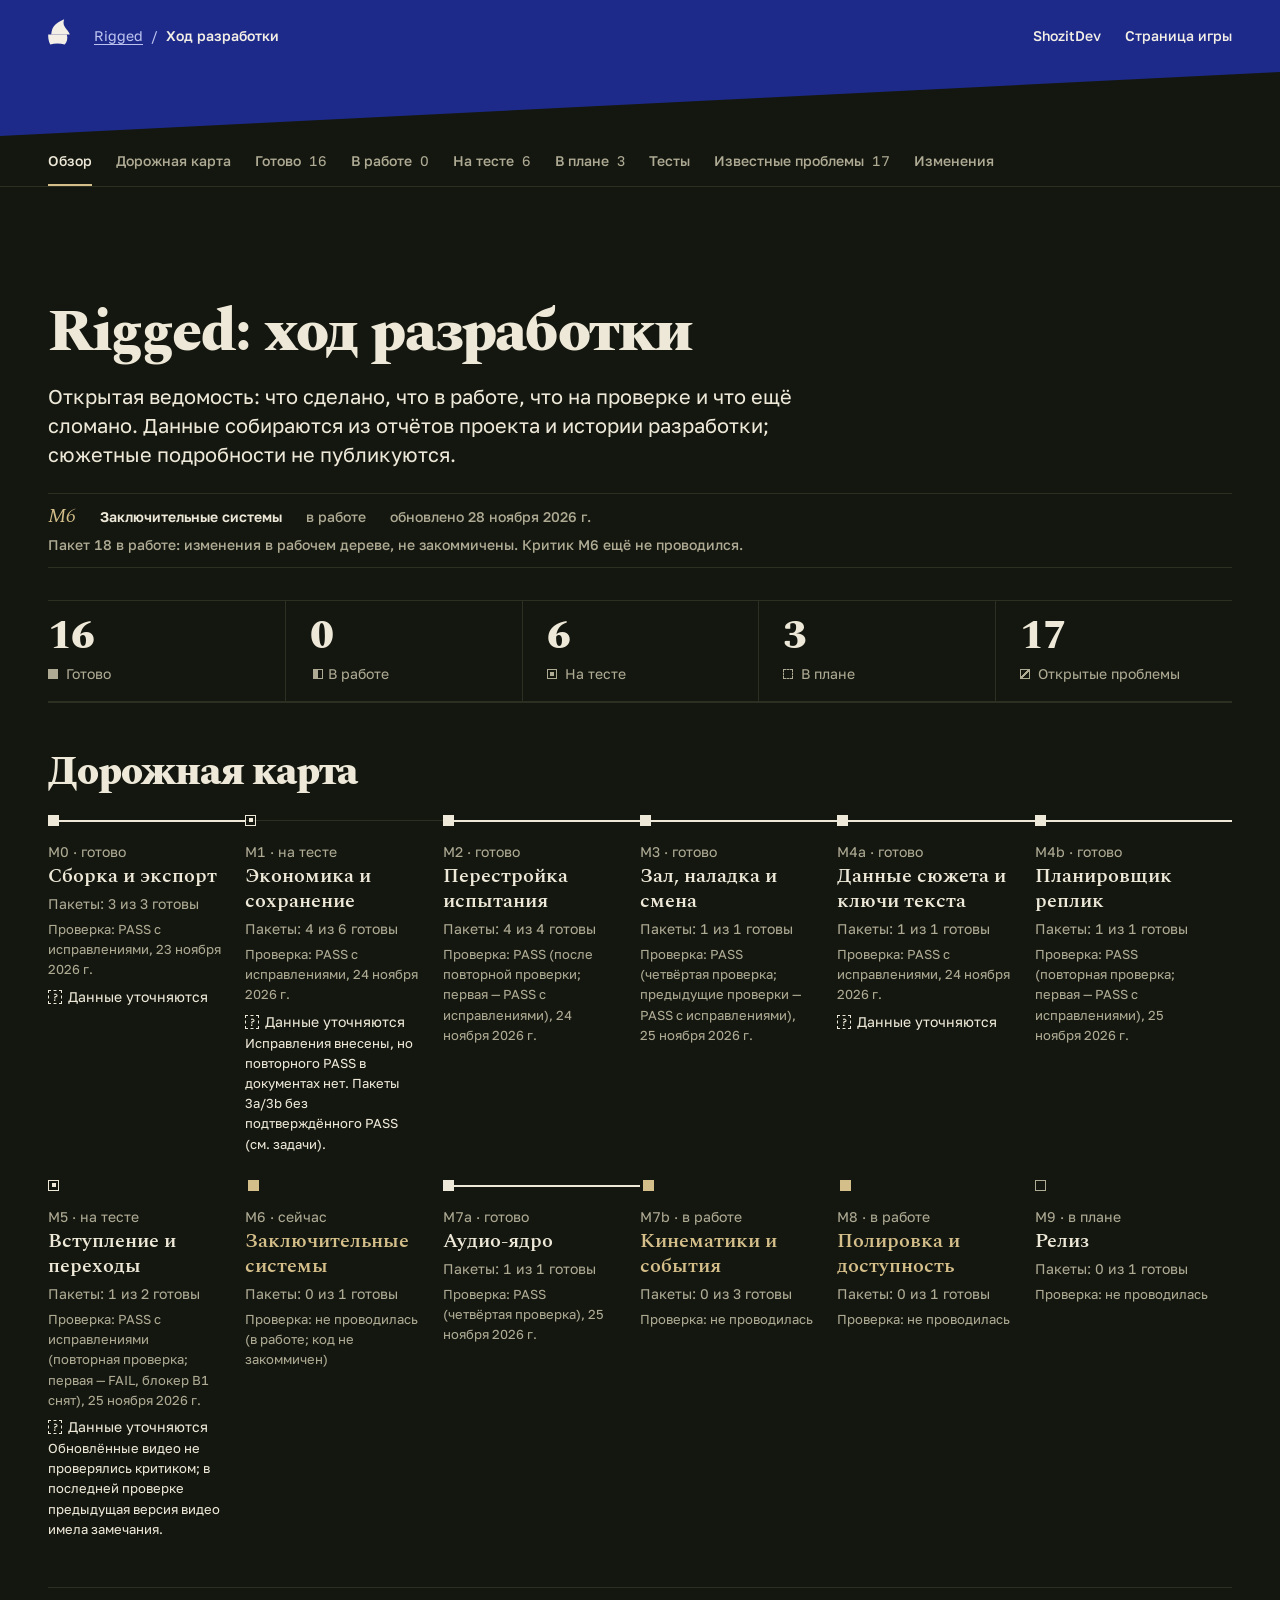
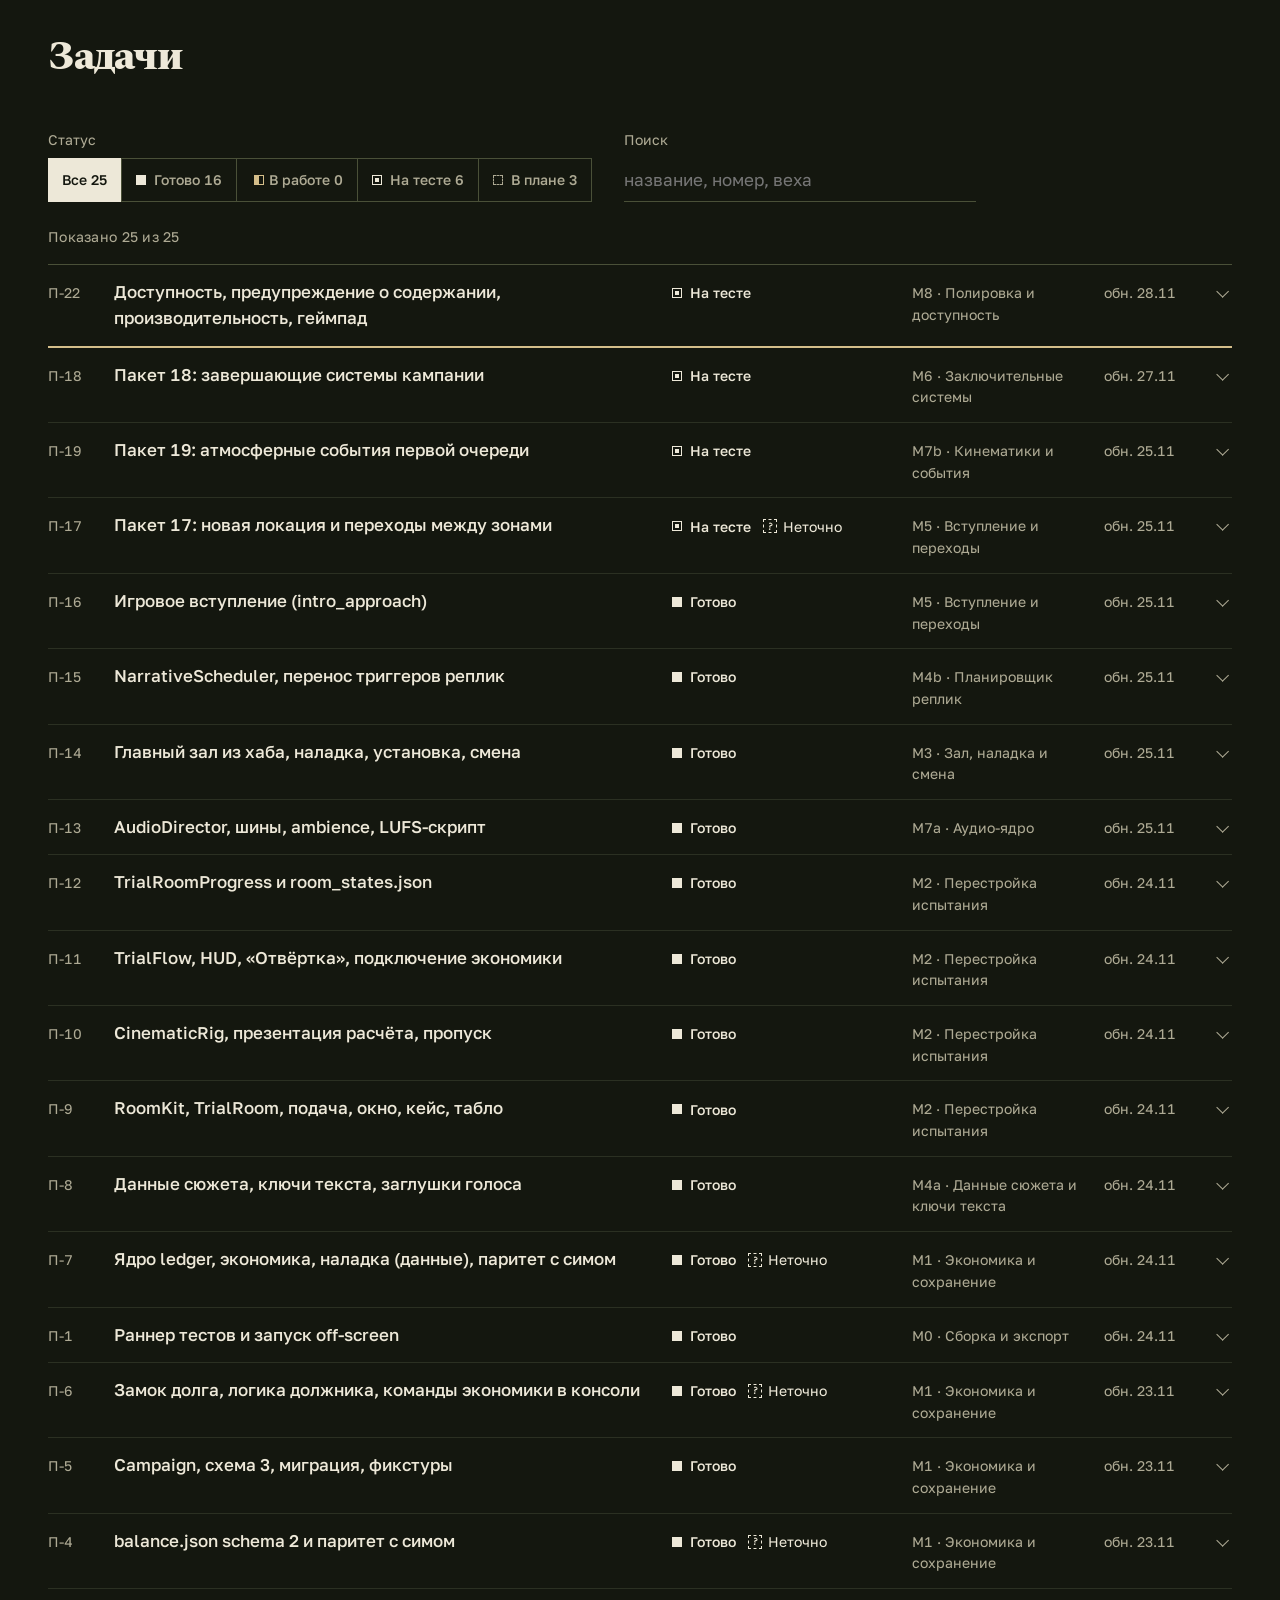
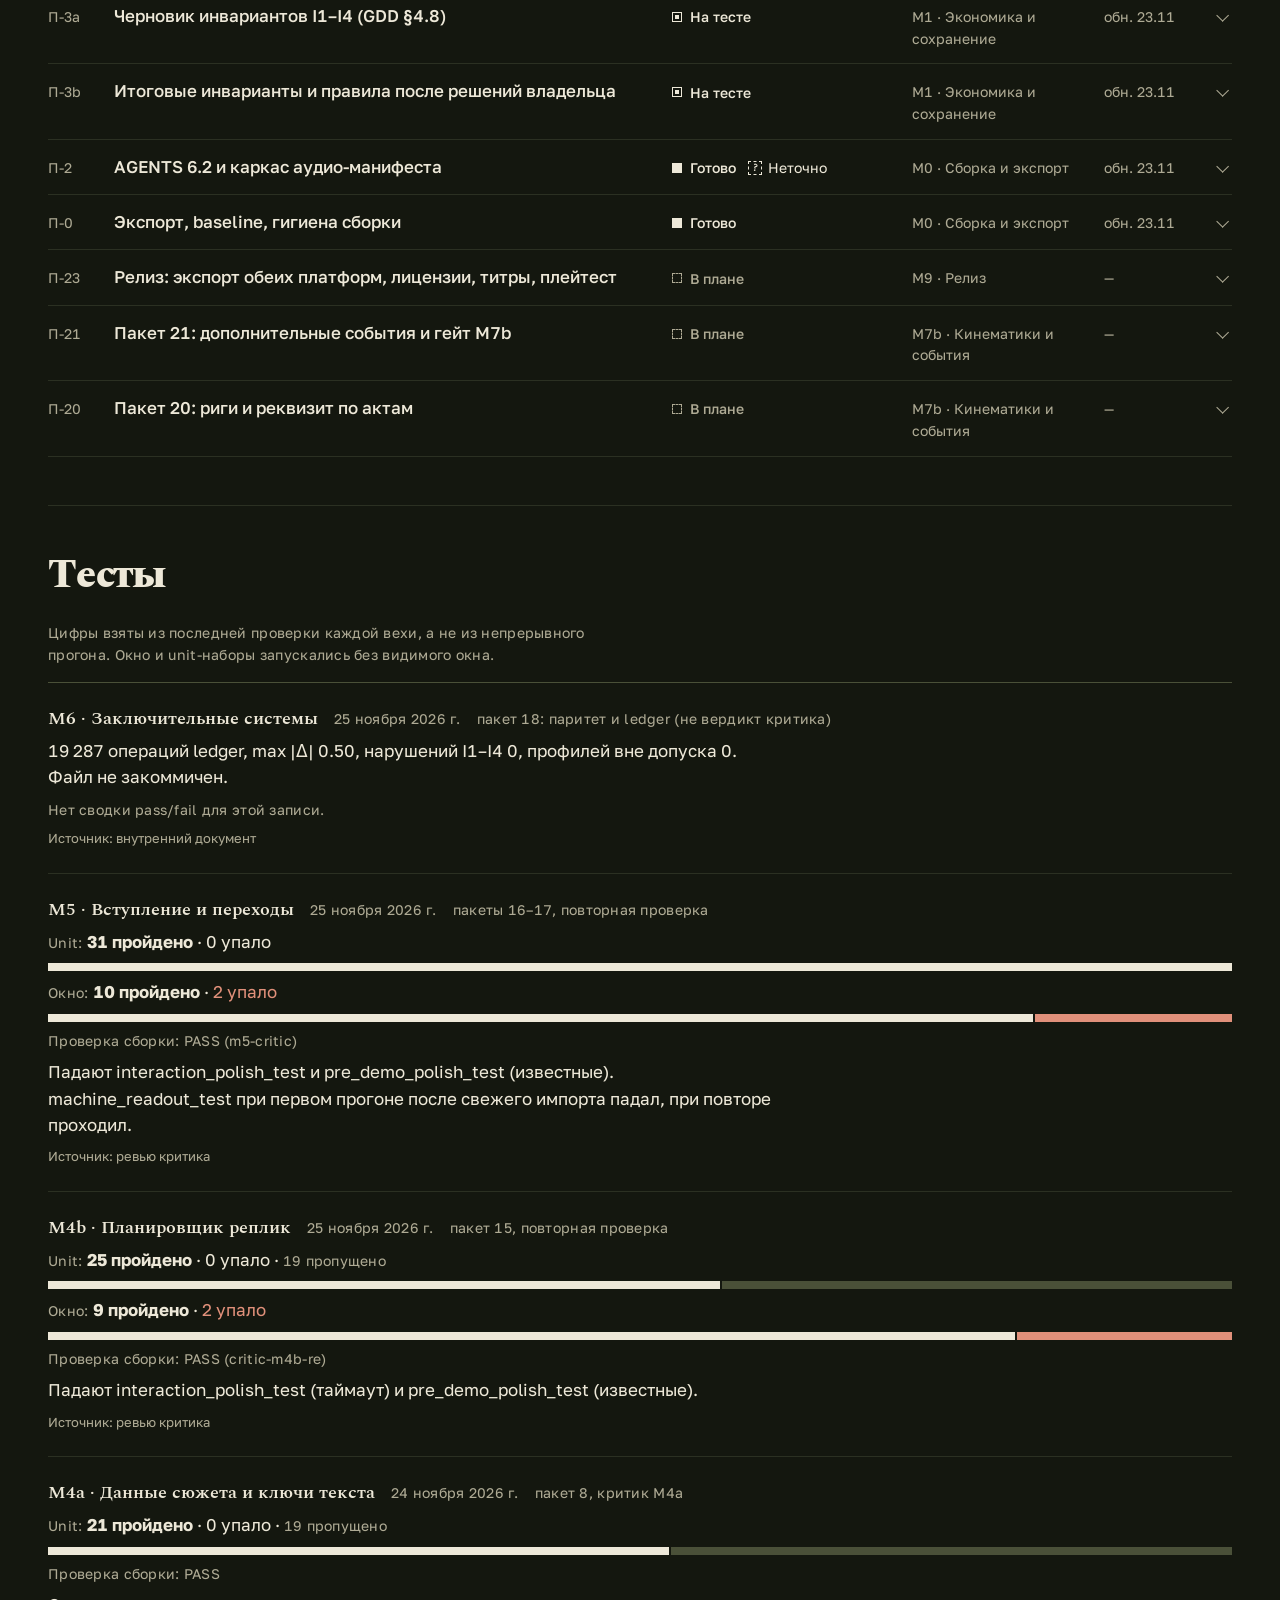
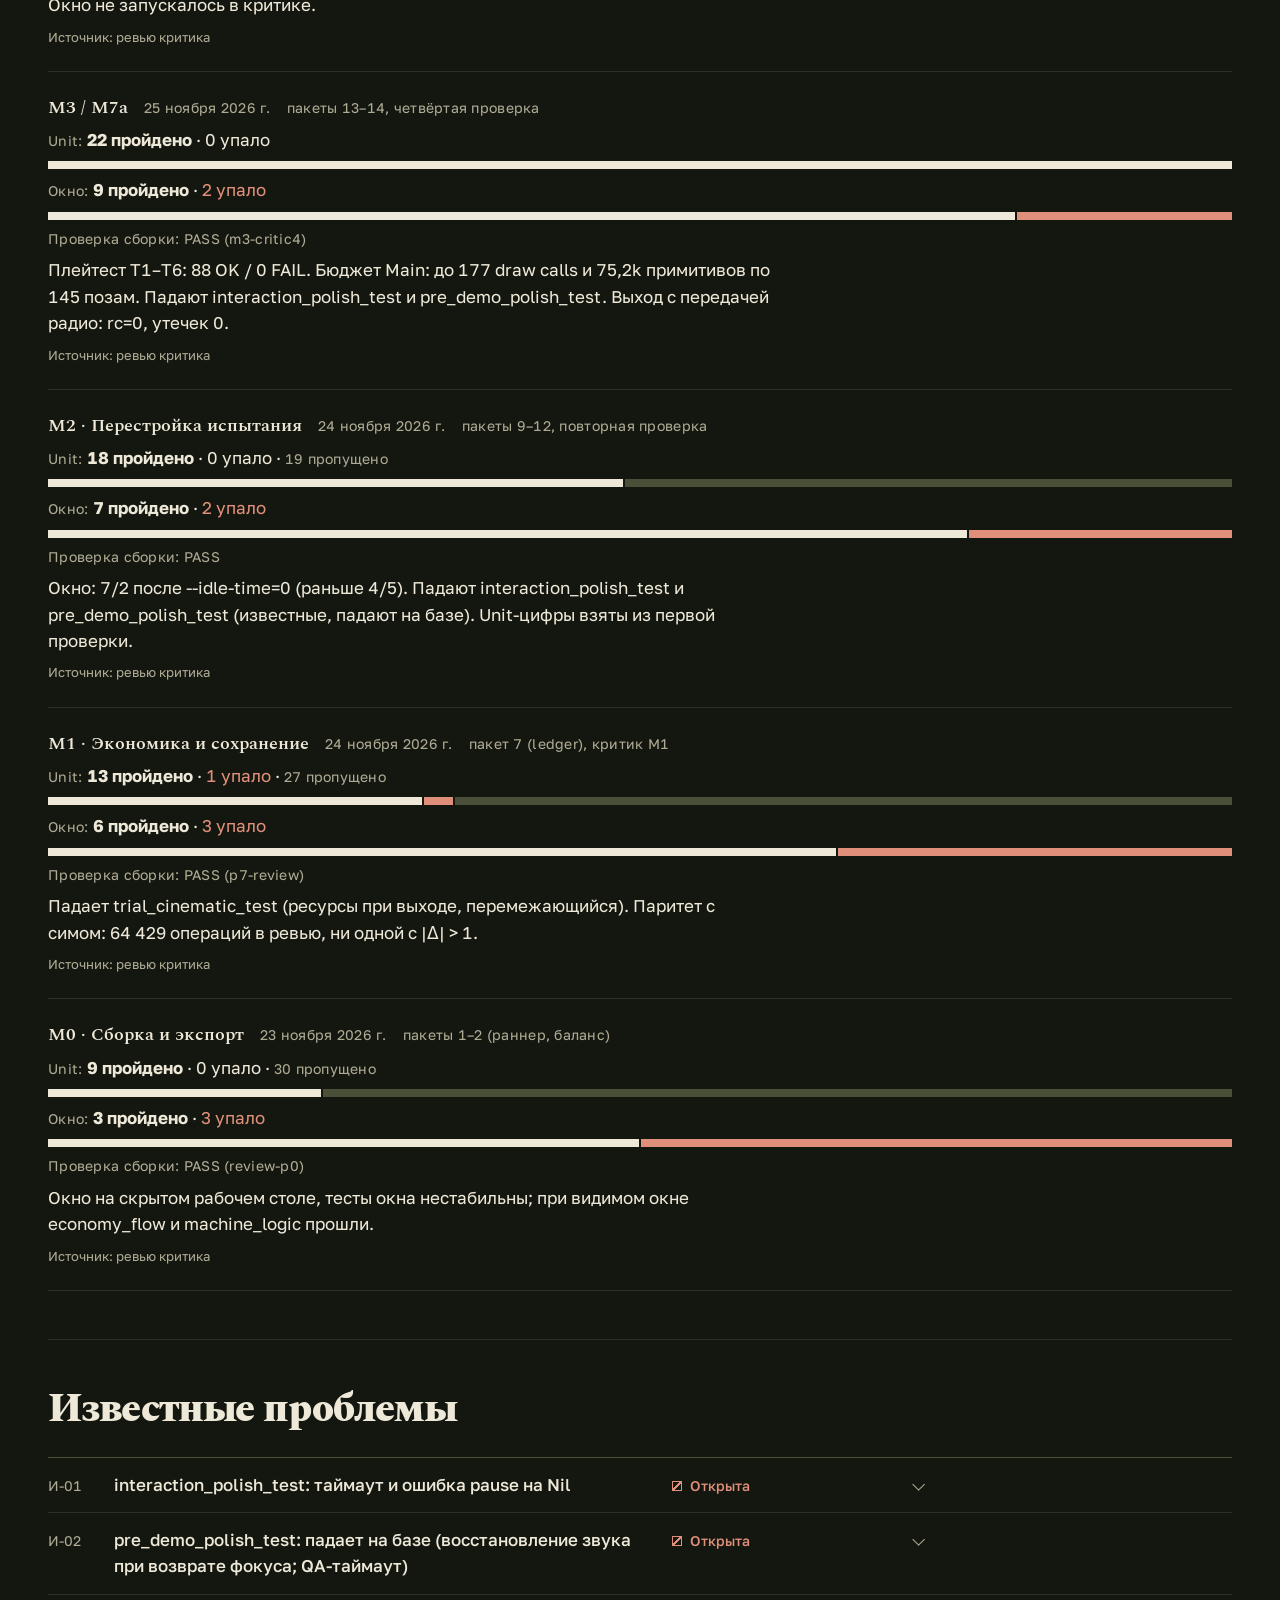
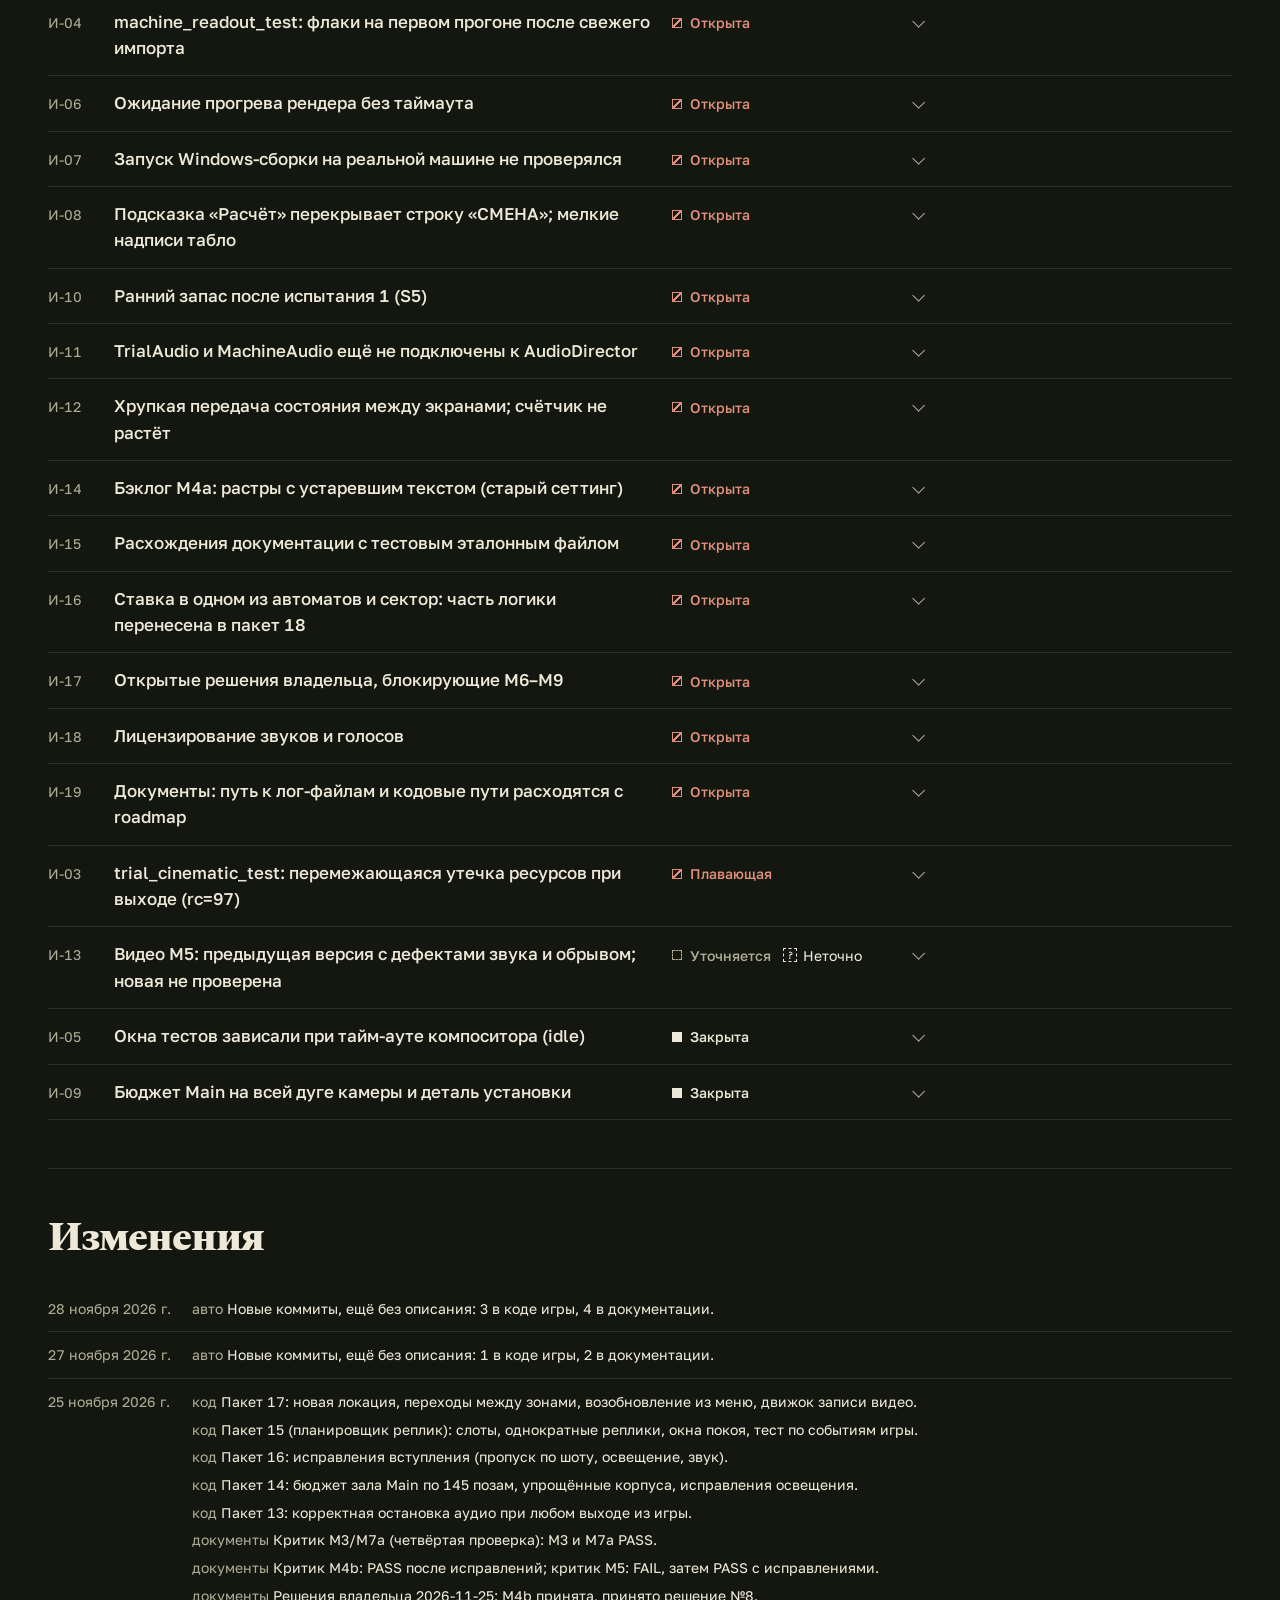
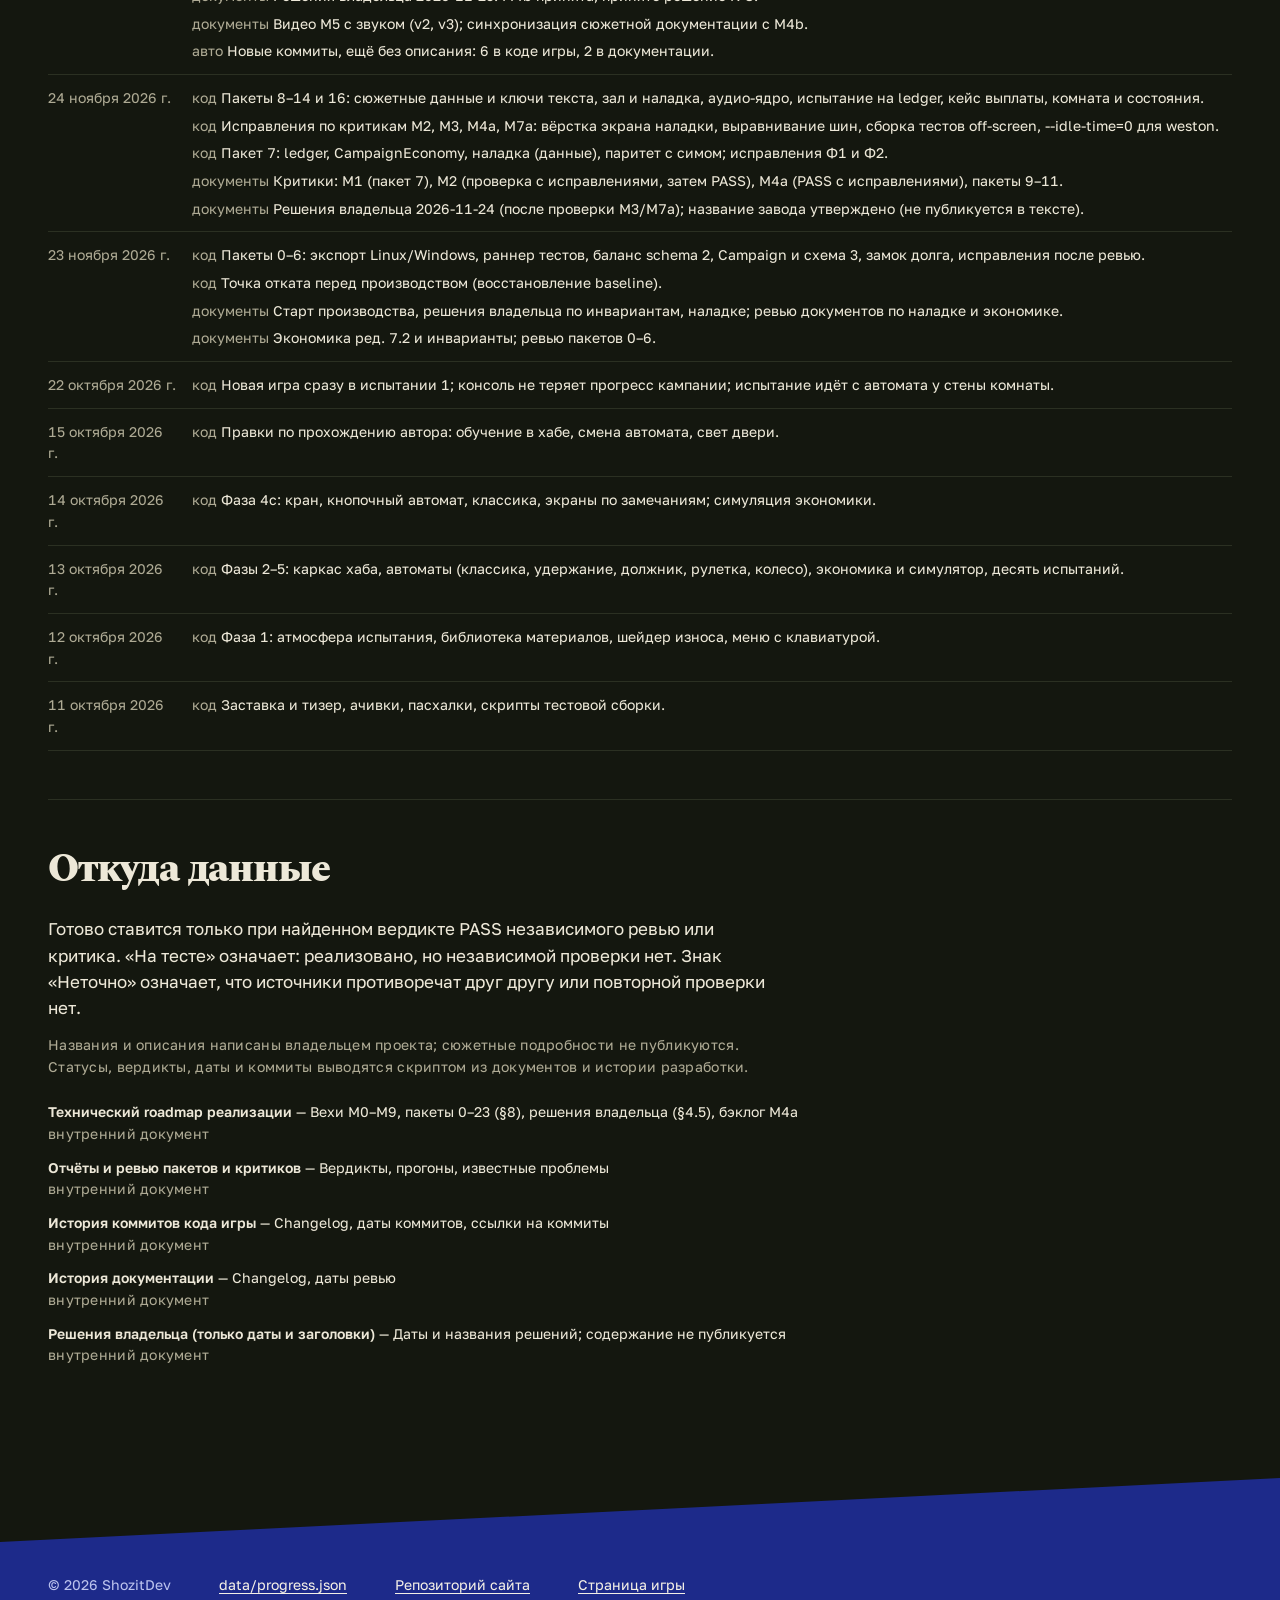
<file: index.html>
<!doctype html>
<html lang="ru">
<head>
<meta charset="utf-8">
<meta name="viewport" content="width=device-width,initial-scale=1">
<title>Rigged: ход разработки</title>
<meta name="description" content="Открытая ведомость разработки игры RIGGED: вехи, задачи, тесты, известные проблемы и журнал изменений. Без сюжетных спойлеров.">
<meta name="color-scheme" content="dark">
<meta name="theme-color" content="#1D2A8A">
<link rel="icon" href="assets/favicon.svg" type="image/svg+xml">
<link rel="preload" href="assets/fonts/golos-text-variable-cyrillic.woff2" as="font" type="font/woff2" crossorigin>
<link rel="stylesheet" href="assets/css/fonts.css">
<link rel="stylesheet" href="assets/css/tokens.css">
<link rel="stylesheet" href="assets/css/site.css">
</head>
<body data-field="rigged">
<a class="skip" href="#main">К содержанию</a>
<header class="site-header"><div class="wrap bar">
<a href="https://shozit.ru/" aria-label="ShozitDev" style="color:inherit"><svg class="mark" viewBox="160 90 870 1012" aria-hidden="true"><path d="M1023 695.2C1009.1 654.8 988.4 614.6 960 575.2C942.3 551.2 924.2 528.4 906.5 506.2C813.7 389.8 732.8 288.4 800 95.2C580 185.2 390 315.2 325 495.2C304.3 553.7 292 622.8 288.5 695.2H1023Z"/><path d="M250 1095.2C430 1040.2 630 1040.2 820 1095.2C913.7 985.8 952.6 839.8 903 695.2H168.5C161.9 833.4 187.6 983.7 250 1095.2Z"/></svg></a>
<div class="crumb"><a href="https://shozit.ru/rigged/">Rigged</a><span aria-hidden="true">/</span><b>Ход разработки</b></div>
<nav class="nav" aria-label="Студия"><a href="https://shozit.ru/">ShozitDev</a><a href="https://shozit.ru/rigged/">Страница игры</a></nav>
</div></header>
<div style="height:var(--cut-h)"></div>
<nav class="sub" aria-label="Разделы прогресса"><div class="wrap"><ol id="subnav">
<li><a href="#overview" data-sec="overview">Обзор</a></li>
<li><a href="#roadmap" data-sec="roadmap">Дорожная карта</a></li>
<li><a href="#tasks?status=done" data-sec="tasks" data-status="done">Готово<span class="n"></span></a></li>
<li><a href="#tasks?status=progress" data-sec="tasks" data-status="progress">В работе<span class="n"></span></a></li>
<li><a href="#tasks?status=testing" data-sec="tasks" data-status="testing">На тесте<span class="n"></span></a></li>
<li><a href="#tasks?status=planned" data-sec="tasks" data-status="planned">В плане<span class="n"></span></a></li>
<li><a href="#tests" data-sec="tests">Тесты</a></li>
<li><a href="#issues" data-sec="issues">Известные проблемы<span class="n"></span></a></li>
<li><a href="#changelog" data-sec="changelog">Изменения</a></li>
</ol></div></nav>
<main id="main">
<section id="overview" aria-labelledby="h-top"><div class="wrap hero">
<h1 id="h-top">Rigged: ход разработки</h1>
<p class="lead">Открытая ведомость: что сделано, что в работе, что на проверке и что ещё сломано. Данные собираются из отчётов проекта и истории разработки; сюжетные подробности не публикуются.</p>
<p class="status" id="status-line" aria-live="polite"><span>Загрузка данных…</span></p>
<noscript><!--NOSCRIPT_FALLBACK--></noscript>
</div>
<div class="wrap" id="tally-wrap"></div></section>
<section class="blk wrap" id="roadmap" aria-labelledby="h-road"><div class="blk-h"><h2 id="h-road">Дорожная карта</h2></div><ol class="road" id="road" aria-label="Вехи"></ol></section>
<section class="blk wrap" id="tasks" aria-labelledby="h-tasks">
<div class="blk-h"><h2 id="h-tasks">Задачи</h2></div>
<form class="filters" id="filters" role="search" onsubmit="return false">
<fieldset class="seg" id="seg"><legend>Статус</legend></fieldset>
<label class="search">Поиск<input type="search" id="q" placeholder="название, номер, веха" autocomplete="off"></label>
</form>
<p class="meta" role="status" id="count">&nbsp;</p>
<ol class="ledger" id="list" style="margin-top:var(--s-3)"></ol>
</section>
<section class="blk wrap" id="tests" aria-labelledby="h-tests"><div class="blk-h"><h2 id="h-tests">Тесты</h2></div><div id="tests-body"></div></section>
<section class="blk wrap issues" id="issues" aria-labelledby="h-iss"><div class="blk-h"><h2 id="h-iss">Известные проблемы</h2></div><ol class="ledger" id="issue-list"></ol></section>
<section class="blk wrap" id="changelog" aria-labelledby="h-chg"><div class="blk-h"><h2 id="h-chg">Изменения</h2></div><ol class="log" id="log"></ol></section>
<section class="blk wrap" id="sources" aria-labelledby="h-src"><div class="blk-h"><h2 id="h-src">Откуда данные</h2></div>
<div class="rules" id="rules"></div><ul class="sources" id="source-list"></ul></section>
</main>
<footer class="site-footer"><div class="wrap"><span>© 2026 ShozitDev</span><a href="data/progress.json">data/progress.json</a><a href="https://github.com/shoz1t/rigged-progress">Репозиторий сайта</a><a href="https://shozit.ru/rigged/">Страница игры</a></div></footer>
<script src="assets/js/progress.js" defer></script>
</body>
</html>
</file>
<file: assets/css/fonts.css>
/* Spectral and Golos Text, SIL OFL 1.1 (see ../fonts/licenses/). Self-hosted, no external requests. */
@font-face { font-family: "Spectral"; font-style: normal; font-weight: 400; font-display: swap; src: url("../fonts/spectral-400-cyrillic.woff2") format("woff2"); unicode-range: U+0301, U+0400-045F, U+0490-0491, U+04B0-04B1, U+2116; }
@font-face { font-family: "Spectral"; font-style: normal; font-weight: 400; font-display: swap; src: url("../fonts/spectral-400-latin.woff2") format("woff2"); unicode-range: U+0000-00FF, U+0131, U+0152-0153, U+02BB-02BC, U+02C6, U+02DA, U+02DC, U+0304, U+0308, U+0329, U+2000-206F, U+20AC, U+2122, U+2191, U+2193, U+2212, U+2215, U+FEFF, U+FFFD; }
@font-face { font-family: "Spectral"; font-style: italic; font-weight: 400; font-display: swap; src: url("../fonts/spectral-400-italic-cyrillic.woff2") format("woff2"); unicode-range: U+0301, U+0400-045F, U+0490-0491, U+04B0-04B1, U+2116; }
@font-face { font-family: "Spectral"; font-style: italic; font-weight: 400; font-display: swap; src: url("../fonts/spectral-400-italic-latin.woff2") format("woff2"); unicode-range: U+0000-00FF, U+0131, U+0152-0153, U+02BB-02BC, U+02C6, U+02DA, U+02DC, U+0304, U+0308, U+0329, U+2000-206F, U+20AC, U+2122, U+2191, U+2193, U+2212, U+2215, U+FEFF, U+FFFD; }
@font-face { font-family: "Spectral"; font-style: normal; font-weight: 600; font-display: swap; src: url("../fonts/spectral-600-cyrillic.woff2") format("woff2"); unicode-range: U+0301, U+0400-045F, U+0490-0491, U+04B0-04B1, U+2116; }
@font-face { font-family: "Spectral"; font-style: normal; font-weight: 600; font-display: swap; src: url("../fonts/spectral-600-latin.woff2") format("woff2"); unicode-range: U+0000-00FF, U+0131, U+0152-0153, U+02BB-02BC, U+02C6, U+02DA, U+02DC, U+0304, U+0308, U+0329, U+2000-206F, U+20AC, U+2122, U+2191, U+2193, U+2212, U+2215, U+FEFF, U+FFFD; }
@font-face { font-family: "Spectral"; font-style: normal; font-weight: 800; font-display: swap; src: url("../fonts/spectral-800-cyrillic.woff2") format("woff2"); unicode-range: U+0301, U+0400-045F, U+0490-0491, U+04B0-04B1, U+2116; }
@font-face { font-family: "Spectral"; font-style: normal; font-weight: 800; font-display: swap; src: url("../fonts/spectral-800-latin.woff2") format("woff2"); unicode-range: U+0000-00FF, U+0131, U+0152-0153, U+02BB-02BC, U+02C6, U+02DA, U+02DC, U+0304, U+0308, U+0329, U+2000-206F, U+20AC, U+2122, U+2191, U+2193, U+2212, U+2215, U+FEFF, U+FFFD; }
@font-face { font-family: "Golos Text"; font-style: normal; font-weight: 400 900; font-display: swap; src: url("../fonts/golos-text-variable-cyrillic.woff2") format("woff2"); unicode-range: U+0301, U+0400-045F, U+0490-0491, U+04B0-04B1, U+2116; }
@font-face { font-family: "Golos Text"; font-style: normal; font-weight: 400 900; font-display: swap; src: url("../fonts/golos-text-variable-latin.woff2") format("woff2"); unicode-range: U+0000-00FF, U+0131, U+0152-0153, U+02BB-02BC, U+02C6, U+02DA, U+02DC, U+0304, U+0308, U+0329, U+2000-206F, U+20AC, U+2122, U+2191, U+2193, U+2212, U+2215, U+FEFF, U+FFFD; }
</file>
<file: assets/css/tokens.css>
/* RIGGED · ход разработки — дизайн-токены.
   Производные от shozit-site/site/assets/css/tokens.css (v3 Field) без изменений значений бренда.
   Шрифты: те же woff2 + OFL (см. DESIGN.md §9). Радиус 0, без теней, градиентов и свечений. */
:root {
  /* Студийная рамка (шапка, подвал, переходы) — ультрамарин ShozitDev */
  --c-field: #1D2A8A;
  --c-field-text: #F3EFE6;
  --c-field-muted: #BCC3EE;
  --c-field-rule: #3A4AA8;
  --c-paper: #F3EFE6;
  --c-ink: #1D2A8A;
  --c-plate: #0E1020;

  /* Поле игры RIGGED — основная поверхность сайта прогресса */
  --rg-field: #14170F;      /* фон */
  --rg-raise: #1A1E14;      /* раскрытая строка, панель фильтра (сдвиг светлоты ~3%, не карточка) */
  --rg-text: #EDE8D8;       /* 14.78:1 */
  --rg-muted: #AEAA94;      /* 7.74:1 */
  --rg-rule: #2B3022;       /* линейки, только декор */
  --rg-rule-strong: #4A5038;/* линейка текущей вехи / фокус-рамки неактивных */
  --rg-accent: #D4BE8A;     /* латунь: ОДНО значение — «сейчас» (текущая веха, в работе) */
  --rg-on-accent: #14170F;  /* текст на латуни 10.04:1 */
  --rg-issue: #E0907A;      /* только «известная проблема / тест не пройден», 6.0:1 на поле */

  /* Статусы: различаются формой знака и словом, цвет — только 2 значения выше */
  --st-done: var(--rg-text);
  --st-progress: var(--rg-accent);
  --st-testing: var(--rg-text);
  --st-planned: var(--rg-muted);
  --st-issue: var(--rg-issue);

  /* Типографика (как на shozit-site) */
  --font-display: "Spectral", Georgia, "Times New Roman", serif;
  --font-text: "Golos Text", system-ui, -apple-system, "Segoe UI", Roboto, sans-serif;
  --fs-display: clamp(2.75rem, 1.6rem + 5.2vw, 6rem);
  --fs-h1: clamp(2.25rem, 1.6rem + 2.8vw, 3.75rem);
  --fs-h2: clamp(1.75rem, 1.4rem + 1.5vw, 2.5rem);
  --fs-h3: 1.5rem;
  --fs-lead: 1.25rem;
  --fs-body: 1.0625rem;
  --fs-meta: 0.875rem;
  --fs-micro: 0.8125rem;    /* минимум для любого текста, вкл. кириллицу */
  --lh-display: 0.92; --lh-head: 1.12; --lh-body: 1.55;
  --fw-display: 800; --fw-display-strong: 600; --fw-text: 420; --fw-text-strong: 600;
  --tracking-display: -0.03em; --tracking-meta: 0.02em;

  /* Сетка и отступы (база 8px) */
  --s-1: 4px; --s-2: 8px; --s-3: 16px; --s-4: 24px; --s-5: 32px;
  --s-6: 48px; --s-7: 64px; --s-8: 96px;
  --gutter: 16px; --grid-cols: 4; --grid-gap: 16px;
  --measure: 66ch; --container: 1312px;
  --ledger-num: 4.5ch;      /* колонка номера строки */

  /* Линии и форма */
  --rule-w: 1px; --rule-strong-w: 2px;
  --radius: 0; --radius-control: 2px;
  --cut-h: clamp(28px, 5vw, 96px);
  --cut-offset: 3px;        /* :active кнопки и знак «в работе» сдвигаются на 3px вправо */

  /* Движение */
  --ease-cut: cubic-bezier(0.16, 1, 0.3, 1);
  --ease-row: cubic-bezier(0.22, 1, 0.36, 1);
  --dur-cut: 340ms; --dur-rule: 450ms; --dur-row: 420ms; --stagger-row: 60ms;
  --dur-reveal: 240ms;
}
@media (min-width: 600px)  { :root { --gutter: 24px; --grid-cols: 8;  --grid-gap: 24px; } }
@media (min-width: 1024px) { :root { --gutter: 48px; --grid-cols: 12; --grid-gap: 24px; } }
@media (prefers-reduced-motion: reduce) {
  :root { --dur-cut: 0ms; --dur-rule: 0ms; --dur-row: 0ms; --stagger-row: 0ms; --dur-reveal: 0ms; }
}
</file>
<file: assets/css/site.css>
*,*::before,*::after{box-sizing:border-box}
html{-webkit-text-size-adjust:100%}
body{margin:0;background:var(--rg-field);color:var(--rg-text);font:var(--fw-text) var(--fs-body)/var(--lh-body) var(--font-text);font-variant-numeric:tabular-nums}
a{color:inherit;text-underline-offset:.2em;text-decoration-thickness:1px}
h1,h2,h3,p,ol,ul,dl,dd{margin:0}
.wrap{width:min(100% - 2*var(--gutter),var(--container));margin-inline:auto}
.vh{position:absolute;width:1px;height:1px;overflow:hidden;clip:rect(0 0 0 0);white-space:nowrap}
:focus-visible{outline:2px solid var(--rg-accent);outline-offset:3px}
.skip{position:absolute;left:-999px}.skip:focus{left:var(--gutter);top:8px;background:var(--rg-accent);color:var(--rg-on-accent);padding:8px 12px;z-index:9}

/* шапка студии — ультрамарин + разрез в поле игры (как shozit-site game.css) */
.site-header{background:var(--c-field);color:var(--c-field-text);padding-bottom:var(--cut-h);clip-path:polygon(0 0,100% 0,100% calc(100% - var(--cut-h)),0 100%);margin-bottom:calc(var(--cut-h) * -1);position:relative;z-index:1}
.bar{display:flex;align-items:center;gap:var(--s-4);min-height:72px}
.mark{width:22px;height:26px;fill:currentColor;flex:none}
.crumb{font-size:var(--fs-meta);color:var(--c-field-muted);display:flex;gap:8px;align-items:center}
.crumb b{color:var(--c-field-text);font-weight:560}
.nav{margin-left:auto;display:flex;gap:var(--s-4);font-size:var(--fs-meta);font-weight:520}
.nav a{text-decoration:none;padding-block:6px}
.nav a[aria-current]{box-shadow:inset 0 -1px currentColor}
@media(max-width:599px){.nav{display:none}}

/* подсекции сайта прогресса — линейка вкладок, горизонтальный скролл на мобильном */
.sub{position:sticky;top:0;z-index:2;background:var(--rg-field);border-bottom:1px solid var(--rg-rule)}
.sub ol{list-style:none;padding:0;display:flex;gap:var(--s-4);overflow-x:auto;scrollbar-width:none;font-size:var(--fs-meta);font-weight:520}
.sub a{display:block;padding:14px 0 12px;text-decoration:none;color:var(--rg-muted);white-space:nowrap;border-bottom:2px solid transparent}
.sub a[aria-current]{color:var(--rg-text);border-color:var(--rg-accent)}
.sub .n{color:var(--rg-muted);margin-left:4px;font-weight:420}

.hero{padding:calc(var(--cut-h) + var(--s-6)) 0 var(--s-6)}
.no{font:italic 400 1.75rem/1 var(--font-display);color:var(--rg-muted);margin-bottom:12px}
h1{font:var(--fw-display) var(--fs-h1)/var(--lh-head) var(--font-display);letter-spacing:var(--tracking-display)}
h2{font:var(--fw-display) var(--fs-h2)/var(--lh-head) var(--font-display);letter-spacing:var(--tracking-display)}
.lead{font-size:var(--fs-lead);line-height:1.45;max-width:var(--measure);margin-top:var(--s-3)}
.meta{font-size:var(--fs-meta);color:var(--rg-muted);letter-spacing:var(--tracking-meta)}
em.acc{font:italic 400 1.25rem/1 var(--font-display);color:var(--rg-accent)}

/* строка состояния (повтор .g-status с игровой страницы) */
.status{display:flex;flex-wrap:wrap;gap:6px 24px;align-items:baseline;margin-top:var(--s-4);padding-block:12px;border-block:1px solid var(--rg-rule);font-size:var(--fs-meta);font-weight:500}
.status span{color:var(--rg-muted)} .status b{font-weight:600;color:var(--rg-text)}

section.blk{padding-block:var(--s-6);border-top:1px solid var(--rg-rule)}
.blk-h{display:flex;align-items:baseline;justify-content:space-between;gap:var(--s-3);margin-bottom:var(--s-4)}
.blk-h a{font-size:var(--fs-meta);font-weight:520}

/* ===== дорожная карта: одна линейка, вехи — засечки, без карточек ===== */
.road{list-style:none;padding:0;position:relative;display:grid;gap:0}
.road li{position:relative;padding:0 0 var(--s-4) 28px}
.road li::before{content:"";position:absolute;left:5px;top:0;bottom:0;width:1px;background:var(--rg-rule)}
.road li.done::before{background:var(--rg-text)}
.road li.now::before{background:linear-gradient(var(--rg-accent) 0 50%,var(--rg-rule) 50%)}
.road .tick{position:absolute;left:0;top:6px;width:11px;height:11px;border:1px solid var(--rg-muted);background:var(--rg-field)}
.road .done .tick{background:var(--rg-text);border-color:var(--rg-text)}
.road .now .tick{background:var(--rg-accent);border-color:var(--rg-accent);transform:translateX(3px)}
.road .m-id{font-size:var(--fs-meta);color:var(--rg-muted)}
.road .m-t{font:600 1.25rem/1.25 var(--font-display);margin-top:2px}
.road .now .m-t{color:var(--rg-accent)}
.road .m-p{font-size:var(--fs-meta);color:var(--rg-muted);margin-top:4px}
@media(min-width:900px){
  .road{grid-template-columns:repeat(5,1fr);border-top:1px solid var(--rg-rule)}
  .road li{padding:20px var(--s-4) 0 0}
  .road li::before{left:0;right:0;top:-1px;bottom:auto;width:auto;height:2px;background:transparent}
  .road li.done::before{background:var(--rg-text)}
  .road li.now::before{background:linear-gradient(90deg,var(--rg-accent) 0 var(--p,50%),transparent var(--p,50%))}
  .road .tick{left:0;top:-6px;transform:none}
  .road .now .tick{transform:translateX(3px)}
}

/* ===== счёт: ведомость чисел, не плитки ===== */
.tally{display:grid;grid-template-columns:repeat(2,1fr);border-top:1px solid var(--rg-rule)}
.tally a{display:block;text-decoration:none;padding:var(--s-3) var(--s-3) var(--s-3) 0;border-bottom:1px solid var(--rg-rule)}
.tally .v{font:800 2.5rem/1 var(--font-display);letter-spacing:var(--tracking-display);display:block}
.tally .k{font-size:var(--fs-meta);color:var(--rg-muted);display:flex;gap:8px;align-items:center;margin-top:6px}
@media(min-width:900px){.tally{grid-template-columns:repeat(5,1fr)}.tally a+a{padding-left:var(--s-4);border-left:1px solid var(--rg-rule)}}

/* ===== знаки статуса: форма + слово ===== */
.st{display:inline-flex;align-items:center;gap:8px;font-size:var(--fs-meta);font-weight:520;white-space:nowrap}
.g{width:10px;height:10px;flex:none;border:1px solid currentColor;display:inline-block}
.st-done{color:var(--st-done)} .st-done .g{background:currentColor}
.st-progress{color:var(--st-progress)} .st-progress .g{background:linear-gradient(90deg,currentColor 50%,transparent 50%);transform:translateX(3px)}
.st-testing{color:var(--st-testing)} .st-testing .g{background:linear-gradient(currentColor,currentColor) center/4px 4px no-repeat}
.st-planned{color:var(--st-planned)} .st-planned .g{border-style:dashed}
.st-issue{color:var(--st-issue)} .st-issue .g{border:0;background:linear-gradient(135deg,transparent 42%,currentColor 42% 58%,transparent 58%);outline:1px solid currentColor;outline-offset:-1px}

/* ===== ведомость (ledger) задач ===== */
.ledger{list-style:none;padding:0;border-top:1px solid var(--rg-rule-strong)}
.row{border-bottom:1px solid var(--rg-rule)}
.row>details>summary{list-style:none;cursor:pointer;display:grid;grid-template-columns:var(--ledger-num) 1fr auto;gap:4px var(--s-3);padding:14px 0;align-items:baseline}
.row>details>summary::-webkit-details-marker{display:none}
.row .id{font-size:var(--fs-meta);color:var(--rg-muted)}
.row .t{font-weight:520}
.row .side{grid-column:2/-1;display:flex;flex-wrap:wrap;gap:4px 16px;align-items:center;font-size:var(--fs-meta);color:var(--rg-muted)}
.row .chev{width:9px;height:9px;border-right:1.5px solid var(--rg-muted);border-bottom:1.5px solid var(--rg-muted);transform:rotate(45deg) translateY(-3px);transition:transform var(--dur-cut) var(--ease-cut)}
.row details[open] .chev{transform:rotate(225deg)}
.row details[open]{background:var(--rg-raise);box-shadow:-9999px 0 0 var(--rg-raise),9999px 0 0 var(--rg-raise);clip-path:inset(0 -100vmax)}
.row .body{padding:0 0 var(--s-4) var(--ledger-num);margin-left:var(--s-3);display:grid;gap:var(--s-3);max-width:calc(var(--measure) + 8ch)}
.row dl{display:grid;grid-template-columns:max-content 1fr;gap:4px 16px;font-size:var(--fs-meta)} .row dt{color:var(--rg-muted)}
.row.latest{border-bottom:2px solid var(--rg-accent)}
@media(min-width:900px){
  .row>details>summary{grid-template-columns:var(--ledger-num) minmax(0,1fr) 11rem 7rem 6rem 16px}
  .row .side{display:contents}
}

/* ===== спойлер: размытое поле + явное раскрытие ===== */
.spoil{border-left:2px solid var(--rg-accent);padding-left:var(--s-3)}
.spoil .lbl{font-size:var(--fs-meta);color:var(--rg-muted);display:flex;gap:12px;align-items:center;flex-wrap:wrap}
.spoil .veil{margin-top:6px;filter:blur(6px);user-select:none;color:var(--rg-muted)}
.spoil button{font:600 var(--fs-meta) var(--font-text);color:var(--rg-text);background:none;border:1px solid var(--rg-rule-strong);border-radius:var(--radius-control);padding:6px 12px;cursor:pointer}
.spoil button:active{transform:translateX(3px)}

/* ===== фильтр ===== */
.filters{display:flex;flex-wrap:wrap;gap:var(--s-3) var(--s-5);align-items:end;padding-block:var(--s-4);}
.seg{border:0;padding:0;margin:0;display:flex;gap:0;overflow-x:auto;max-width:100%}
.seg legend{font-size:var(--fs-meta);color:var(--rg-muted);margin-bottom:8px;padding:0}
.seg label{display:flex;align-items:center;gap:8px;padding:8px 14px;border:1px solid var(--rg-rule-strong);margin-left:-1px;font-size:var(--fs-meta);font-weight:520;cursor:pointer;white-space:nowrap;color:var(--rg-muted)}
.seg input{position:absolute;opacity:0}
.seg input:checked+label{background:var(--rg-text);color:var(--rg-field);border-color:var(--rg-text)}
.seg input:focus-visible+label{outline:2px solid var(--rg-accent);outline-offset:2px}
.search{display:grid;gap:8px;font-size:var(--fs-meta);color:var(--rg-muted)}
.search input{font:inherit;font-size:var(--fs-body);color:var(--rg-text);background:transparent;border:0;border-bottom:1px solid var(--rg-rule-strong);padding:6px 0;width:min(22rem,80vw);border-radius:0}
.toggle{display:flex;align-items:center;gap:8px;font-size:var(--fs-meta)}
.toggle input{accent-color:var(--rg-accent);width:16px;height:16px}

/* тесты */
.tests{display:grid;gap:var(--s-4)}
.bar-t{height:8px;display:flex;gap:2px;margin-top:8px}
.bar-t i{display:block;background:var(--rg-text)} .bar-t i.f{background:var(--rg-issue)} .bar-t i.s{background:var(--rg-rule-strong)}
@media(min-width:900px){.two{display:grid;grid-template-columns:5fr 7fr;gap:var(--s-6)}}

.log{list-style:none;padding:0}
.log li{display:grid;grid-template-columns:7rem 1fr;gap:var(--s-3);padding:12px 0;border-bottom:1px solid var(--rg-rule);font-size:var(--fs-meta)}
.log b{font-weight:600}.log time{color:var(--rg-muted)}

.site-footer{background:var(--c-field);color:var(--c-field-text);margin-top:var(--s-7);padding:calc(var(--cut-h) + var(--s-5)) 0 var(--s-5);clip-path:polygon(0 var(--cut-h),100% 0,100% 100%,0 100%);font-size:var(--fs-meta)}
.site-footer .wrap{display:flex;flex-wrap:wrap;gap:var(--s-3) var(--s-6);color:var(--c-field-muted)}
@media(max-width:899px){.row .chev{grid-column:3;grid-row:1}}

/* ===== additions for the live page ===== */
html{scroll-behavior:smooth;scroll-padding-top:64px}
.sub a{min-height:44px;display:flex;align-items:center;gap:4px}
.sub{scrollbar-width:none}
.hero{padding-bottom:var(--s-5)}
.crumb a{color:inherit}
.blk-h .meta{margin-left:auto}
@media(min-width:900px){
  .road{grid-template-columns:repeat(6,1fr);row-gap:var(--s-5)}
}
.road .m-g{font-size:var(--fs-micro);color:var(--rg-muted);margin-top:4px;max-width:30ch}
.road .m-note{font-size:var(--fs-micro);margin-top:6px;max-width:30ch;color:var(--rg-text)}
.road li.now .tick{transform:translateX(var(--cut-offset))}
.tally a{min-height:44px}
.tally a:hover .v{text-decoration:underline;text-decoration-thickness:1px;text-underline-offset:.15em}
.tally .st-issue-k{color:var(--rg-issue)}
.unc{display:inline-flex;align-items:center;gap:6px;font-size:var(--fs-meta);color:var(--rg-text)}
.unc::before{content:"?";display:inline-grid;place-items:center;width:14px;height:14px;border:1px dashed currentColor;font:italic 600 11px/1 var(--font-display)}
.row .id{font-variant-numeric:tabular-nums}
.row>details>summary:focus-visible{outline-offset:-2px}
.row .body p{max-width:var(--measure)}
.row .body .ev{list-style:none;padding:0;display:grid;gap:4px;font-size:var(--fs-meta)}
.row .body .ev li{display:flex;flex-wrap:wrap;gap:2px 12px}
.row .body .ev .ty{color:var(--rg-muted);min-width:5.5rem}
.row .body code{font:inherit;font-size:var(--fs-meta);overflow-wrap:anywhere}
.row .warn{border-left:2px dashed var(--rg-text);padding-left:var(--s-3);font-size:var(--fs-meta)}
.spoil .veil{min-height:1.5em;filter:blur(6px);user-select:none}
.spoil.open .veil{filter:none;user-select:text;color:var(--rg-text)}
.spoil button{min-height:44px;min-width:44px}
.filters{padding-top:var(--s-4)}
.seg label{min-height:44px}
.search input,.toggle{min-height:44px}
.toggle{cursor:pointer}
.empty{padding:var(--s-5) 0;color:var(--rg-muted)}
.tests-list{list-style:none;padding:0;border-top:1px solid var(--rg-rule-strong)}
.tests-list>li{padding:var(--s-4) 0;border-bottom:1px solid var(--rg-rule);display:grid;gap:8px}
.tests-list .th{display:flex;flex-wrap:wrap;gap:4px 16px;align-items:baseline}
.tests-list .th b{font:600 1.125rem/1.3 var(--font-display)}
.tests-list .fail{color:var(--rg-issue)}
.tests-list p{max-width:var(--measure)}
.tests-list .src{font-size:var(--fs-micro);color:var(--rg-muted);overflow-wrap:anywhere}
.log li{grid-template-columns:8rem 1fr}
.log ul{list-style:none;padding:0;display:grid;gap:6px}
.log .tag{color:var(--rg-muted)}
.issues .row .t{overflow-wrap:anywhere}
.sources{list-style:none;padding:0;display:grid;gap:12px;font-size:var(--fs-meta)}
.sources b{font-weight:600}
.rules{max-width:var(--measure);display:grid;gap:12px;margin-bottom:var(--s-4)}
.noscript-box{padding:var(--s-4);border:1px solid var(--rg-rule-strong);max-width:var(--measure)}
.nojs{list-style:none;padding:0;display:grid;gap:8px}
.site-footer a{color:var(--c-field-text)}
.err{padding:var(--s-5) 0;color:var(--rg-issue)}
.row,.road li,.tally a{animation:none}
@media (prefers-reduced-motion:no-preference){
  .row{animation:rowin var(--dur-row) var(--ease-row) both;animation-delay:calc(var(--i,0) * var(--stagger-row))}
  .row.latest{animation-delay:0ms}
  .road li{animation:rowin var(--dur-row) var(--ease-row) both;animation-delay:calc(var(--i,0) * var(--stagger-row))}
  .row.appear{animation:fadein var(--dur-reveal) linear both}
  .spoil .veil{transition:filter var(--dur-reveal) linear}
  @keyframes rowin{from{opacity:0;transform:translateY(8px)}to{opacity:1;transform:none}}
  @keyframes fadein{from{opacity:0}to{opacity:1}}
}
@media (prefers-reduced-motion:reduce){html{scroll-behavior:auto}*{transition-duration:0ms!important;animation-duration:0ms!important}}
@media(max-width:899px){
  .row>details>summary{grid-template-columns:var(--ledger-num) 1fr 16px}
  .row .side{grid-column:2/3}
  .log li{grid-template-columns:1fr}
}
.stc{display:flex;flex-wrap:wrap;gap:4px 12px;align-items:center}
@media(min-width:900px){.row>details>summary{grid-template-columns:var(--ledger-num) minmax(0,1fr) 14rem 11rem 6rem 16px}}
.seg input:checked+label .st{color:inherit}
.road li.test::before{background:var(--rg-rule-strong)}
.road .test .tick{border-color:var(--rg-text);background:linear-gradient(currentColor,currentColor) center/4px 4px no-repeat;color:var(--rg-text)}
@media(min-width:900px){.road li.test::before{background:transparent}}
@media(max-width:599px){.nav{display:flex;margin-left:auto}.nav a:not(:first-child){display:none}}
</file>
